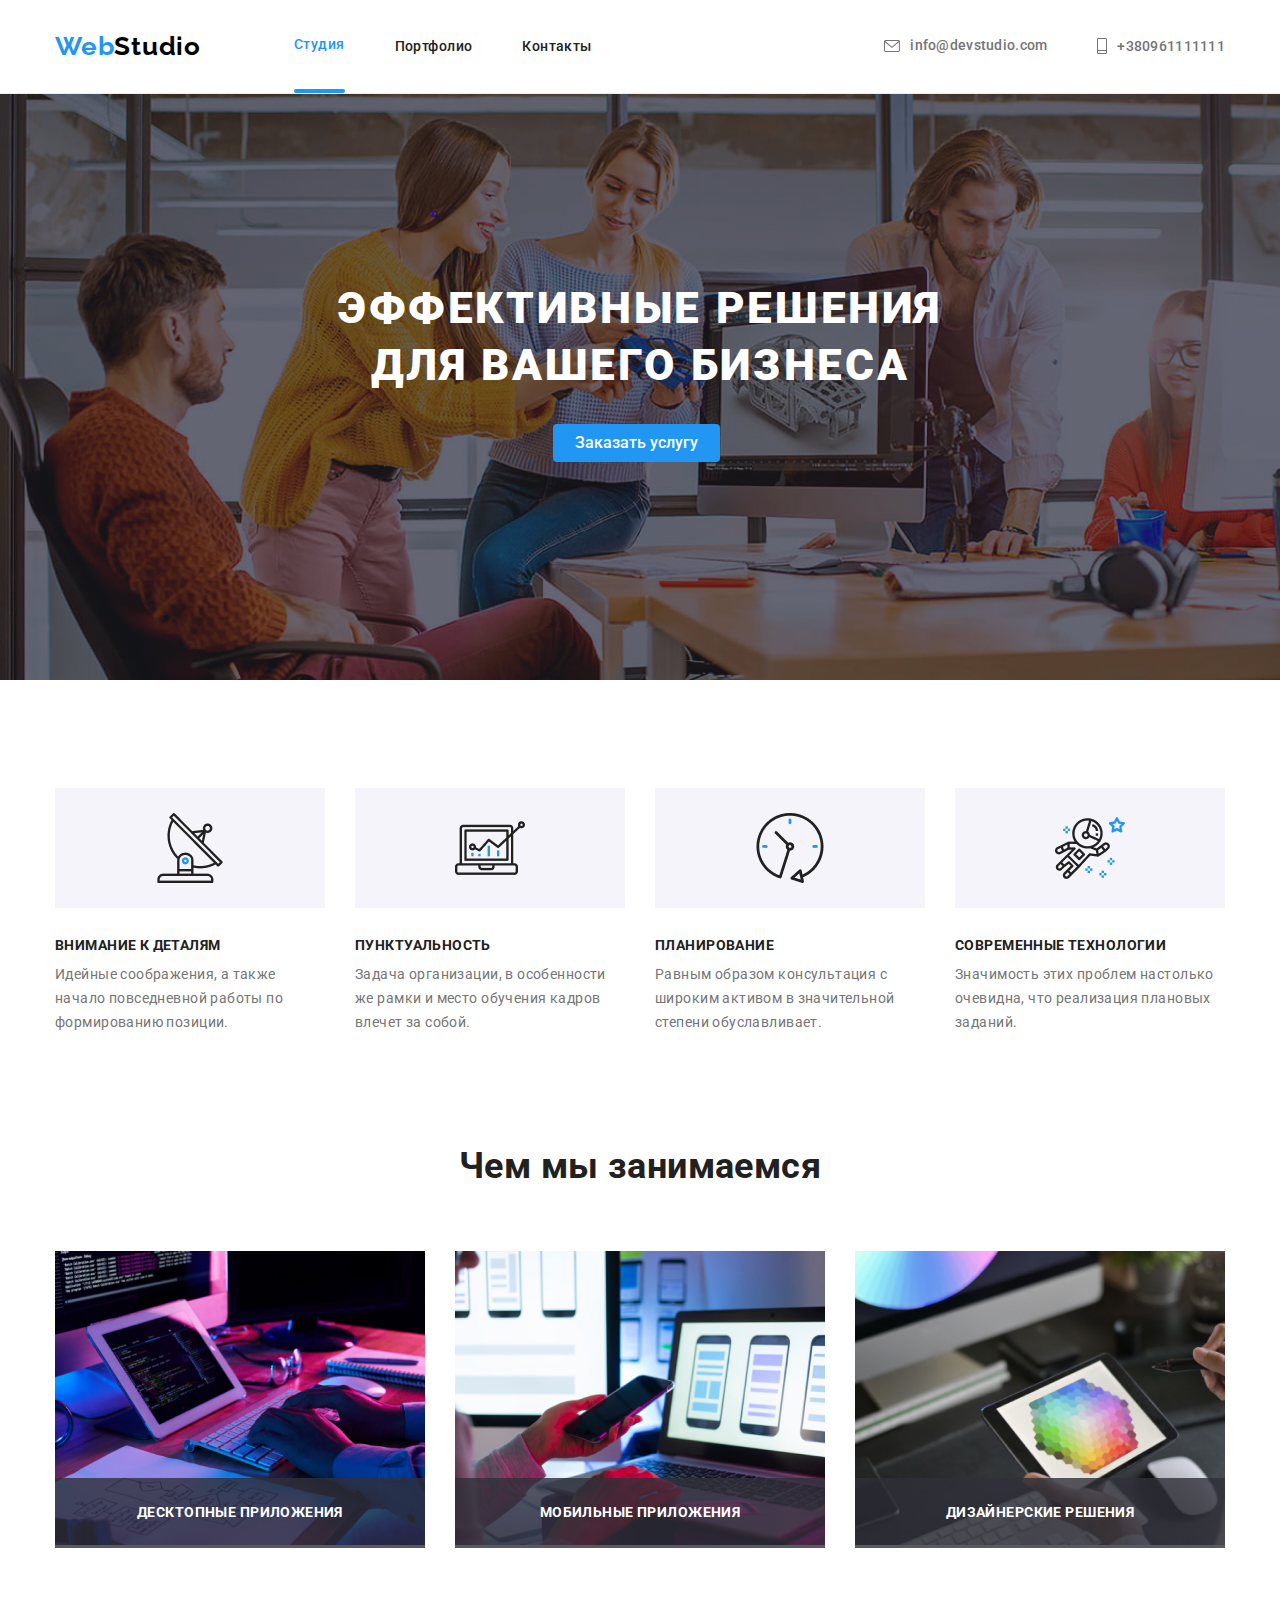
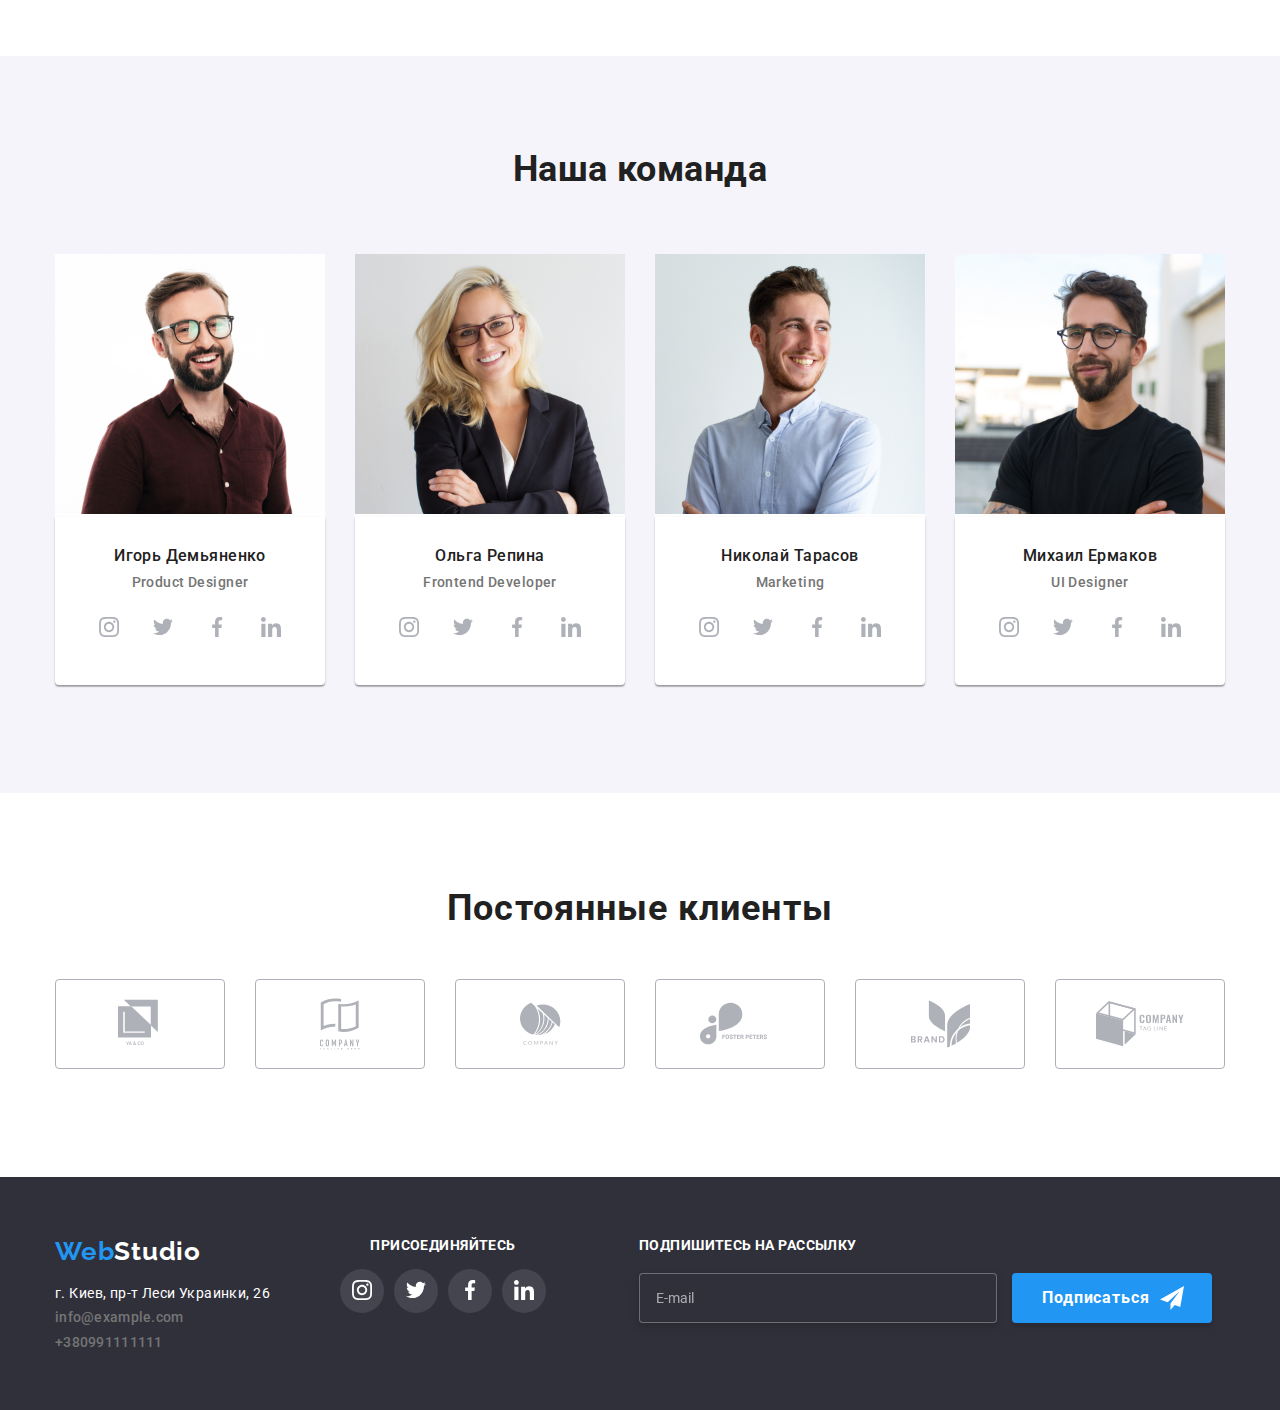
<file: index.html>
<!DOCTYPE html>
<html lang="en">
  <head>
    <meta charset="UTF-8" />
    <meta name="viewport" content="width=device-width, initial-scale=1.0" />
    <title>homwork-6</title>
    <link
      href="https://fonts.googleapis.com/css2?family=Raleway:wght@700&family=Roboto&display=swap"
      rel="stylesheet"
    />
    <link
      href="https://fonts.googleapis.com/css2?family=Raleway:wght@700&display=swap"
      rel="stylesheet"
    />
    <link
      href="https://fonts.googleapis.com/css2?family=Raleway:ital,wght@1,700&family=Roboto:ital,wght@0,500;0,700;0,900;1,400;1,500&display=swap"
      rel="stylesheet"
    />
    <link
      rel="stylesheet"
      href="https://cdnjs.cloudflare.com/ajax/libs/modern-normalize/1.0.0/modern-normalize.min.css"
    />
    <link rel="stylesheet" href="./css/common.css" />
    <link rel="stylesheet" href="./css/main.css" />
  </head>
  <body class="page">
    <header class="page-header">
      <nav class="container main-nav">
        <a href="" class="logo link">Web<span>Studio</span></a>
        <ul class="site-nav list">
          <li class="site-link active"><a class="link current" href="">Студия</a></li>
          <li class="site-link"><a class="link" href="./portfolio.html">Портфолио</a></li>
          <li class="site-link"><a class="link" href="">Контакты</a></li>
        </ul>
        <div class="address-page">
          <address class="wtapper-address">
            <a href="mailto:" class="addres icon-anvelope">
              <svg class="icon-envelope" width="16" height="12">
                <use href="./images/telem-defs.svg#icon-envelope-2"></use>
              </svg>
              info@devstudio.com</a
            >
          </address>
          <address class="wtapper-address">
            <a href="tel:" class="addres icon-smartphone">
              <svg class="icon-smartphon" width="10" height="16">
                <use href="./images/telem-defs.svg#icon-smartphone-1"></use>
              </svg>
              +380961111111</a
            >
          </address>
        </div>
      </nav>
    </header>
    <main>
      <div class="generel center">
        <h1 class="titel titel-generel">
          Эффективные решения<br />
          для вашего бизнеса
        </h1>
        <button class="button primery" data-modal-open>Заказать услугу</button>
      </div>
      <section class="section description">
        <div class="container">
          <ul class="description-list list">
            <li class="description-item icon-antenna">
              <h3 class="titel description-titel">Внимание к деталям</h3>
              <p class="text description-text">
                Идейные соображения, а также начало повседневной работы по
                формированию позиции.
              </p>
            </li>
            <li class="description-item icon-diagram">
              <h3 class="titel description-titel">Пунктуальность</h3>
              <p class="text description-text">
                Задача организации, в особенности же рамки и место обучения
                кадров влечет за собой.
              </p>
            </li>
            <li class="description-item icon-clock">
              <h3 class="titel description-titel">Планирование</h3>
              <p class="text description-text">
                Равным образом консультация с широким активом в значительной
                степени обуславливает.
              </p>
            </li>
            <li class="description-item icon-astronaut">
              <h3 class="titel description-titel">Современные технологии</h3>
              <p class="text description-text">
                Значимость этих проблем настолько очевидна, что реализация
                плановых заданий.
              </p>
            </li>
          </ul>
        </div>
           
      </section>
      <section class="section work center">
        <div class="container">
          <h2 class="titel work-titel">Чем мы занимаемся</h2>
          <ul class="work-list list">
            <li class="work-item">
              <img src="./images/about1.png" alt="" width="370" />
              <div class="wrapper-work-text">
              <h3 class="work-text">Десктопные приложения</h3>
              </div>
            </li>

            <li class="work-item">
              <img src="./images/about2.png" alt="" width="370" />
               <div class="wrapper-work-text">
                <h3 class="work-text">Мобильные приложения</h3>
                </div>
            </li>
            <li class="work-item">
              <img src="./images/about3.png" alt="" width="370" />
               <div class="wrapper-work-text">
                <h3 class="work-text">Дизайнерские решения</h3>
                </div>
            </li>
          </ul>
        </div>
      </section>

    </div>

      <section class="section team center">
        <div class="container container-team">
          <h2 class="titel team-titel">Наша команда</h2>
          <ul class="team-our list">
            <li class="team-list">
              <a href="" class="link">
                <img src="./images/team1.jpg" alt="" width="270" />
                <div class="description-team">
                  <p class="team-name text">Игорь Демьяненко</p>
                  <p class="team-position text">Product Designer</p>
                  <ul class="actions list">
                    <li>
                      <button class="icon-button">
                        <svg class="icon-social">
                          <use href="./images/sprite.svg#icon-instagram"></use>
                        </svg>
                      </button>
                    </li>
                    <li>
                      <button class="icon-button">
                        <svg class="icon-social">
                          <use href="./images/sprite.svg#icon-twitter"></use>
                        </svg>
                      </button>
                    </li>
                    <li>
                      <button class="icon-button">
                        <svg class="icon-social">
                          <use href="./images/sprite.svg#icon-facebook"></use>
                        </svg>
                      </button>
                    </li>
                    <li>
                      <button class="icon-button">
                        <svg class="icon-social">
                          <use href="./images/sprite.svg#icon-linkedin"></use>
                        </svg>
                      </button>
                    </li>
                  </ul>
                </div>
              </a>
            </li>
            <li class="team-list">
              <a href="" class="link">
                <img src="./images/team2.jpg" alt="" width="270" />
                <div class="description-team">
                  <p class="team-name text">Ольга Репина</p>
                  <p class="team-position text">Frontend Developer</p>
                  <ul class="actions list">
                    <li>
                      <button class="icon-button">
                        <svg class="icon-social">
                          <use href="./images/sprite.svg#icon-instagram"></use>
                        </svg>
                      </button>
                    </li>
                    <li>
                      <button class="icon-button">
                        <svg class="icon-social">
                          <use href="./images/sprite.svg#icon-twitter"></use>
                        </svg>
                      </button>
                    </li>
                    <li>
                      <button class="icon-button">
                        <svg class="icon-social">
                          <use href="./images/sprite.svg#icon-facebook"></use>
                        </svg>
                      </button>
                    </li>
                    <li>
                      <button class="icon-button">
                        <svg class="icon-social">
                          <use href="./images/sprite.svg#icon-linkedin"></use>
                        </svg>
                      </button>
                    </li>
                  </ul>
                </div>
              </a>
            </li>
            <li class="team-list">
              <a href="" class="link">
                <img src="./images/team3.jpg" alt="" width="270" />
                <div class="description-team">
                  <p class="team-name text">Николай Тарасов</p>
                  <p class="team-position text">Marketing</p>
                  <ul class="actions list">
                    <li>
                      <button class="icon-button">
                        <svg class="icon-social">
                          <use href="./images/sprite.svg#icon-instagram"></use>
                        </svg>
                      </button>
                    </li>
                    <li>
                      <button class="icon-button">
                        <svg class="icon-social">
                          <use href="./images/sprite.svg#icon-twitter"></use>
                        </svg>
                      </button>
                    </li>
                    <li>
                      <button class="icon-button">
                        <svg class="icon-social">
                          <use href="./images/sprite.svg#icon-facebook"></use>
                        </svg>
                      </button>
                    </li>
                    <li>
                      <button class="icon-button">
                        <svg class="icon-social">
                          <use href="./images/sprite.svg#icon-linkedin"></use>
                        </svg>
                      </button>
                    </li>
                  </ul>
                </div>
              </a>
            </li>
            <li class="team-list">
              <a href="" class="link">
                <img src="./images/team4.jpg" alt="" width="270" />
                <div class="description-team">
                  <p class="team-name text">Михаил Ермаков</p>
                  <p class="team-position text">UI Designer</p>
                  <ul class="actions list">
                    <li>
                      <button class="icon-button">
                        <svg class="icon-social">
                          <use href="./images/sprite.svg#icon-instagram"></use>
                        </svg>
                      </button>
                    </li>
                    <li>
                      <button class="icon-button">
                        <svg class="icon-social">
                          <use href="./images/sprite.svg#icon-twitter"></use>
                        </svg>
                      </button>
                    </li>
                    <li>
                      <button class="icon-button">
                        <svg class="icon-social">
                          <use href="./images/sprite.svg#icon-facebook"></use>
                        </svg>
                      </button>
                    </li>
                    <li>
                      <button class="icon-button">
                        <svg class="icon-social">
                          <use href="./images/sprite.svg#icon-linkedin"></use>
                        </svg>
                      </button>
                    </li>
                  </ul>
                </div>
              </a>
            </li>
          </ul>
        </div>
      </section>
      <section class="section clients center">
        <div class="container">
          <h2 class="titel-clients">Постоянные клиенты</h2>
          <ul class="list list-clients">
            <li class="link-clients">
              <a href="" class="logo-1">
                <svg class="svg-clients">
                  <use
                    href="./images/symbol-defs.svg#icon-logo-1"
                    width="44"
                    heidth="49"
                  ></use>
                </svg>
              </a>
            </li>
            <li class="link-clients">
              <a href="" class="logo-2">
                <svg class="svg-clients">
                  <use
                    href="./images/symbol-defs.svg#icon-logo-2-1"
                    width="40"
                    heidth="52"
                  ></use>
                </svg>
              </a>
            </li>
            <li class="link-clients">
              <a href="" class="logo-3">
                <svg class="svg-clients">
                  <use
                    href="./images/symbol-defs.svg#icon-logo-3-1"
                    width="41"
                    heidth="43"
                  ></use>
                </svg>
              </a>
            </li>
            <li class="link-clients">
              <a href="" class="logo-4">
                <svg class="svg-clients">
                  <use
                    href="./images/symbol-defs.svg#icon-logo-4"
                    width="80"
                    heidth="42"
                  ></use>
                </svg>
              </a>
            </li>
            <li class="link-clients">
              <a href="" class="logo-5">
                <svg class="svg-clients">
                  <use
                    href="./images/symbol-defs.svg#icon-logo-5-1"
                    width="59"
                    heidth="47"
                  ></use>
                </svg>
              </a>
            </li>
            <li class="link-clients">
              <a href="" class="logo-6">
                <svg class="svg-clients">
                  <use
                    href="./images/symbol-defs.svg#icon-logo-6"
                    width="88"
                    heidth="45"
                  ></use>
                </svg>
              </a>
            </li>
          </ul>
        </div>
      </section>
    </main>
    <footer class="page-footer">
      <div class="container wrapper-page-footer">
        <div class="footer-section">
          <a href="" class="logo link"> Web<span>Studio</span></a>
          <address class="address">г. Киев, пр-т Леси Украинки, 26</address>
          <address class="addres">
            <a href="mailto:" class="addres link">info@example.com</a>
          </address>
          <address class="addres">
            <a href="tel:" class="addres link">+380991111111</a>
          </address>
        </div>
        <div class="footer-icon">
          <h2 class="footer-titel">Присоединяйтесь</h2>
          <ul class="actions list">
            <li>
              <button class="icon-button icon-button-footer">
                <svg class="icon-social icon-social-footer">
                  <use href="./images/sprite.svg#icon-instagram"></use>
                </svg>
              </button>
            </li>
            <li>
              <button class="icon-button icon-button-footer">
                <svg class="icon-social icon-social-footer">
                  <use href="./images/sprite.svg#icon-twitter"></use>
                </svg>
              </button>
            </li>
            <li>
              <button class="icon-button icon-button-footer">
                <svg class="icon-social icon-social-footer">
                  <use href="./images/sprite.svg#icon-facebook"></use>
                </svg>
              </button>
            </li>
            <li>
              <button class="icon-button icon-button-footer">
                <svg class="icon-social icon-social-footer">
                  <use href="./images/sprite.svg#icon-linkedin"></use>
                </svg>
              </button>
            </li>
          </ul>
        </div>
            <div class="footer-form">
              <form>
                <h2 class="titel-footer-form">Подпишитесь на рассылку</h2>
                       <div class="form-fild-footer">
        <label class="form-label-footer"  for="mail"></label>
        <input class="form-input-footer"  type="email" name="mail" id="mail"  placeholder="E-mail"/>
         <button class="button-subscribe" type="submit">
            <svg class="icon-subscribe">
                  <use href="./images/symbol-send.svg#icon-icon-send-1"></use>
                </svg>Подписаться</button>
        </div>
          
              </form>
            </div>
      </div> 
  
     
    </footer>
       <div class="backdrop is-hidden"  data-modal>
             
        <div class="modal">
          
        <form class="form" autocomplete="on" >
             
                   <button data-modal-close  class="close-btn">
                     <svg class="cross">
                       <use href="./images/symbol-x.svg#icon-Vector-1-1"></use>
                     </svg>
                   </button>

          <h2 class="form-titil">Оставьте свои данные, мы вам перезвоним</h2>

        <div class="form-fild"> 
        <label class="form-label" for="name">Имя</label>
        <input class="form-input"  type="text" name="name" id="name" autofocus/>
        <svg class="form-svg">
                  <use href="./images/symbol-for.svg#icon-profile" width="12px" heigth="12px"></use>
                </svg>
            
        </div>

        <div class="form-fild">
        <label class="form-label"  for="tel">Телефон</label>
        <input class="form-input"  type="text" name="tel" id="tel"/>
         <svg class="form-svg">
                  <use href="./images/symbol-for.svg#icon-tel" width="13px" heigth="13px"></use>
                </svg> 
        </div>

        <div class="form-fild">
        <label class="form-label"  for="mail">Почта</label>
        <input class="form-input"  type="email" name="mail" id="mail"/>
           <svg class="form-svg">
                  <use href="./images/symbol-for.svg#icon-email" width="15px" heigth="12px"></use>
                </svg>
        </div> 

        <div class="form-fild">
        <label class="form-label"  for="comment">Комментарий</label>
        <textarea class="form-textarea"  name="comment"id="comment" placeholder="Введите текст"  ></textarea>
        </div>

        <div class="form-checkbox">
        <label class="label-chackbox"  for="policy">
           <input class="checkbox"  type="checkbox" name="policy" id="policy"/>
              <span class="icon"></span>
          Соглашаюсь с рассылкой и принимаю </label>  
          <a  href="" class="link-form">Условия договора</a>
        </div>
        <div class="btn-submit">

        <button class="button-submit" type="submit">Отправить</button>
        </div>

        </form>
      
                    </div>
              </div>
    <script src="./js/modal.js"></script>
  </body>
</html>
</file>
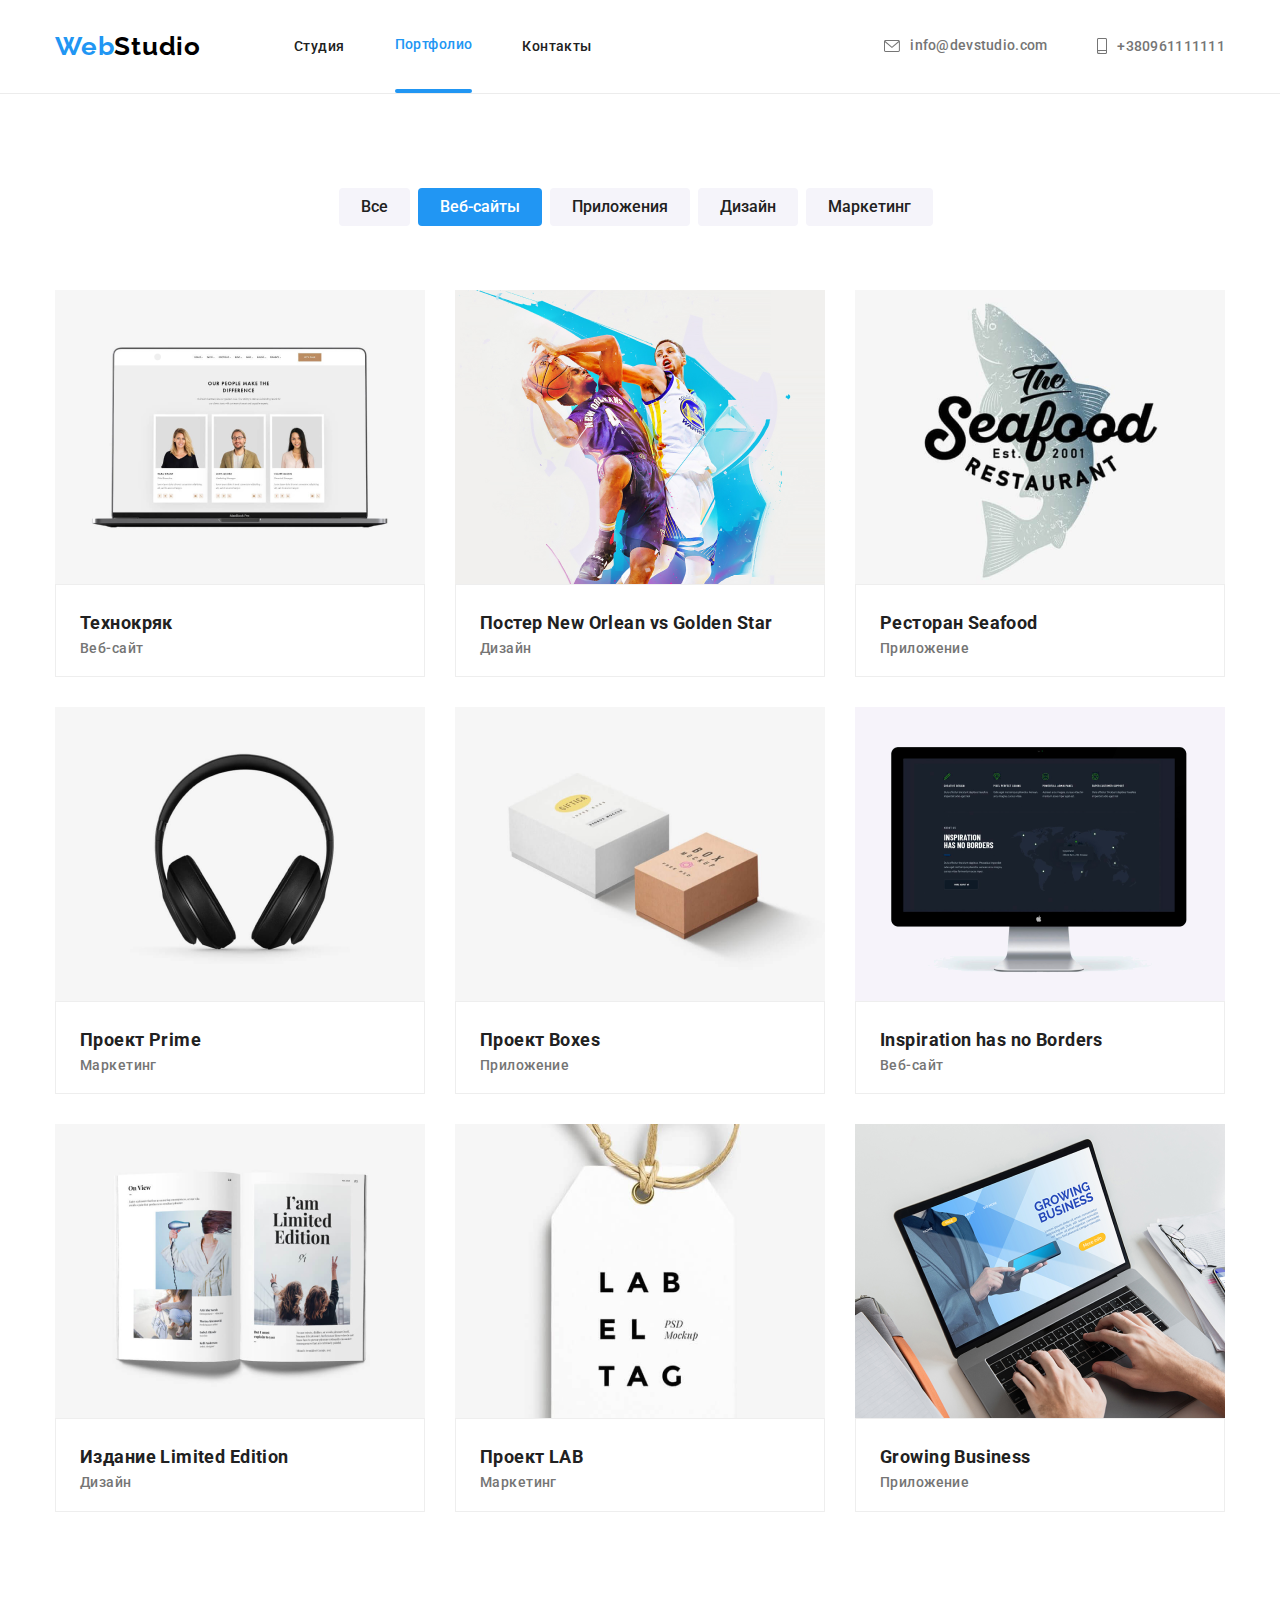
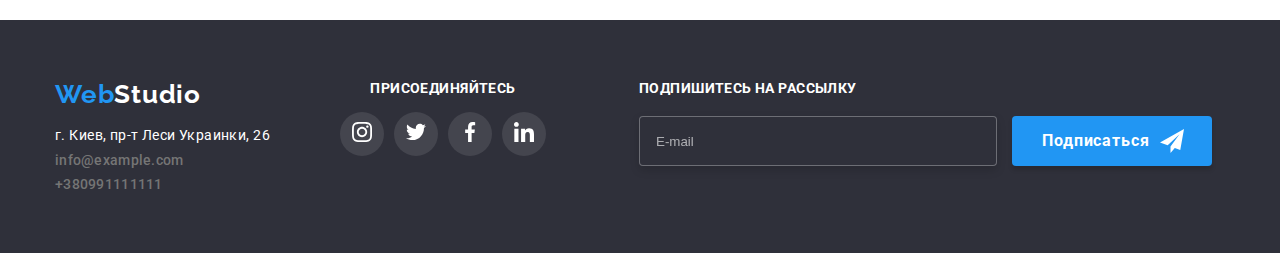
<file: portfolio.html>
<!DOCTYPE html>
<html lang="en">
  <head>
    <meta charset="UTF-8" />
    <meta name="viewport" content="width=device-width, initial-scale=1.0" />
    <title>homwork-5</title>
    <link
      href="https://fonts.googleapis.com/css2?family=Raleway:wght@700&family=Roboto&display=swap"
      rel="stylesheet"
    />
    <link
      href="https://fonts.googleapis.com/css2?family=Raleway:wght@700&display=swap"
      rel="stylesheet"
    />
    <link
      href="https://fonts.googleapis.com/css2?family=Raleway:ital,wght@1,700&family=Roboto:ital,wght@0,500;0,700;0,900;1,400;1,500&display=swap"
      rel="stylesheet"
    />
    <link rel="stylesheet" href="./css/common.css" />
    <link rel="stylesheet" href="./css/main.css" />
  </head>
  <body class="page">
    <header class="page-header">
      <nav class="container main-nav">
        <a href="" class="logo link">Web<span>Studio</span></a>
        <ul class="site-nav list">
          <li class="site-link">
            <a class="link" href="./index.html">Студия</a>
          </li>
          <li class="site-link active">
            <a class="link current" href="">Портфолио</a>
          </li>
          <li class="site-link"><a class="link" href="">Контакты</a></li>
        </ul>
        <div class="address-page">
          <address class="wtapper-address">
            <a href="mailto:" class="addres icon-anvelope">
              <svg class="icon-envelope" width="16" height="12">
                <use href="./images/telem-defs.svg#icon-envelope-2"></use>
              </svg>
              info@devstudio.com</a
            >
          </address>
          <address class="wtapper-address">
            <a href="tel:" class="addres icon-smartphone">
              <svg class="icon-smartphon" width="10" height="16">
                <use href="./images/telem-defs.svg#icon-smartphone-1"></use>
              </svg>
              +380961111111</a
            >
          </address>
        </div>
      </nav>
    </header>
    <main>
      <section class="section portfolio">
        <div class="container">
          <ul class="list iist-button center">
            <li class="button-item"><button class="button">Все</button></li>
            <li class="button-item">
              <button class="button primery">Веб-сайты</button>
            </li>
            <li class="button-item">
              <button class="button">Приложения</button>
            </li>
            <li class="button-item"><button class="button">Дизайн</button></li>
            <li class="button-item">
              <button class="button">Маркетинг</button>
            </li>
          </ul>
          <div class="container-portfolio">
            <ul class="list list-portfolio">
              <li class="product">
                <a href="#" class="link">
                  <div class="product-thumb">
                    <img
                      class="card-img"
                      src="./images/portfolio/portfolio1.png"
                      alt=""
                      width="370"
                    />
                    <div class="prodect-overlay">
                      <p class="product-text">
                        Технокряк это современная площадка распространения
                        коронавируса. Компании используют эту платформу для
                        цифрового шпионажа и атак на защищённые сервера
                        конкурентов.
                      </p>
                    </div>
                  </div>

                  <div class="description-portfolio">
                    <h3 class="titel portfolio-titel">Технокряк</h3>
                    <p class="text">Веб-сайт</p>
                  </div>
                </a>
              </li>
              <li class="product">
                <a href="#" class="link">
                  <div class="product-thumb">
                    <img
                      class="card-img"
                      src="./images/portfolio/portfolio2.png"
                      alt=""
                      width="370"
                    />
                    <div class="prodect-overlay">
                      <p class="product-text">
                        Технокряк это современная площадка распространения
                        коронавируса. Компании используют эту платформу для
                        цифрового шпионажа и атак на защищённые сервера
                        конкурентов.
                      </p>
                    </div>
                  </div>
                  <div class="description-portfolio">
                    <h3 class="titel portfolio-titel">
                      Постер New Orlean vs Golden Star
                    </h3>
                    <p class="text">Дизайн</p>
                  </div>
                </a>
              </li>
              <li class="product">
                <a href="#" class="link">
                  <div class="product-thumb">
                    <img
                      class="card-img"
                      src="./images/portfolio/portfolio3.png"
                      alt=""
                      width="370"
                    />
                    <div class="prodect-overlay">
                      <p class="product-text">
                        Технокряк это современная площадка распространения
                        коронавируса. Компании используют эту платформу для
                        цифрового шпионажа и атак на защищённые сервера
                        конкурентов.
                      </p>
                    </div>
                  </div>
                  <div class="description-portfolio">
                    <h3 class="titel portfolio-titel">Ресторан Seafood</h3>
                    <p class="text">Приложение</p>
                  </div>
                </a>
              </li>
              <li class="product">
                <a href="#" class="link">
                  <div class="product-thumb">
                    <img
                      class="card-img"
                      src="./images/portfolio/portfolio4.png"
                      alt=""
                      width="370"
                    />
                    <div class="prodect-overlay">
                      <p class="product-text">
                        Технокряк это современная площадка распространения
                        коронавируса. Компании используют эту платформу для
                        цифрового шпионажа и атак на защищённые сервера
                        конкурентов.
                      </p>
                    </div>
                  </div>
                  <div class="description-portfolio">
                    <h3 class="titel portfolio-titel">Проект Prime</h3>
                    <p class="text">Маркетинг</p>
                  </div>
                </a>
              </li>
              <li class="product">
                <a href="#" class="link">
                  <div class="product-thumb">
                    <img
                      class="card-img"
                      src="./images/portfolio/portfolio5.png"
                      alt=""
                      width="370"
                    />
                    <div class="prodect-overlay">
                      <p class="product-text">
                        Технокряк это современная площадка распространения
                        коронавируса. Компании используют эту платформу для
                        цифрового шпионажа и атак на защищённые сервера
                        конкурентов.
                      </p>
                    </div>
                  </div>
                  <div class="description-portfolio">
                    <h3 class="titel portfolio-titel">Проект Boxes</h3>
                    <p class="text">Приложение</p>
                  </div>
                </a>
              </li>
              <li class="product">
                <a href="#" class="link">
                  <div class="product-thumb">
                    <img
                      class="card-img"
                      src="./images/portfolio/portfolio6.png"
                      alt=""
                      width="370"
                    />
                    <div class="prodect-overlay">
                      <p class="product-text">
                        Технокряк это современная площадка распространения
                        коронавируса. Компании используют эту платформу для
                        цифрового шпионажа и атак на защищённые сервера
                        конкурентов.
                      </p>
                    </div>
                  </div>
                  <div class="description-portfolio">
                    <h3 class="titel portfolio-titel">
                      Inspiration has no Borders
                    </h3>
                    <p class="text">Веб-сайт</p>
                  </div>
                </a>
              </li>
              <li class="product">
                <a href="#" class="link">
                  <div class="product-thumb">
                    <img
                      class="card-img"
                      src="./images/portfolio/portfolio7.png"
                      alt=""
                      width="370"
                    />
                    <div class="prodect-overlay">
                      <p class="product-text">
                        Технокряк это современная площадка распространения
                        коронавируса. Компании используют эту платформу для
                        цифрового шпионажа и атак на защищённые сервера
                        конкурентов.
                      </p>
                    </div>
                  </div>
                  <div class="description-portfolio">
                    <h3 class="titel portfolio-titel">
                      Издание Limited Edition
                    </h3>
                    <p class="text">Дизайн</p>
                  </div>
                </a>
              </li>
              <li class="product">
                <a href="#" class="link">
                  <div class="product-thumb">
                    <img
                      class="card-img"
                      src="./images/portfolio/portfolio8.png"
                      alt=""
                      width="370"
                    />
                    <div class="prodect-overlay">
                      <p class="product-text">
                        Технокряк это современная площадка распространения
                        коронавируса. Компании используют эту платформу для
                        цифрового шпионажа и атак на защищённые сервера
                        конкурентов.
                      </p>
                    </div>
                  </div>
                  <div class="description-portfolio">
                    <h3 class="titel portfolio-titel">Проект LAB</h3>
                    <p class="text">Маркетинг</p>
                  </div>
                </a>
              </li>
              <li class="product">
                <a href="#" class="link">
                  <div class="product-thumb">
                    <img
                      class="card-img"
                      src="./images/portfolio/portfolio9.png"
                      alt=""
                      width="370"
                    />
                    <div class="prodect-overlay">
                      <p class="product-text">
                        Технокряк это современная площадка распространения
                        коронавируса. Компании используют эту платформу для
                        цифрового шпионажа и атак на защищённые сервера
                        конкурентов.
                      </p>
                    </div>
                  </div>
                  <div class="description-portfolio">
                    <h3 class="titel portfolio-titel">Growing Business</h3>
                    <p class="text">Приложение</p>
                  </div>
                </a>
              </li>
            </ul>
          </div>
        </div>
      </section>
    </main>
    <footer class="page-footer">
      <div class="container wrapper-page-footer">
        <div class="footer-section">
          <a href="" class="logo link"> Web<span>Studio</span></a>
          <address class="address">г. Киев, пр-т Леси Украинки, 26</address>
          <address class="addres">
            <a href="mailto:" class="addres link">info@example.com</a>
          </address>
          <address class="addres">
            <a href="tel:" class="addres link">+380991111111</a>
          </address>
        </div>
        <div class="footer-icon">
          <h2 class="footer-titel">Присоединяйтесь</h2>
          <ul class="actions list">
            <li>
              <button class="icon-button icon-button-footer">
                <svg class="icon-social icon-social-footer">
                  <use href="./images/sprite.svg#icon-instagram"></use>
                </svg>
              </button>
            </li>
            <li>
              <button class="icon-button icon-button-footer">
                <svg class="icon-social icon-social-footer">
                  <use href="./images/sprite.svg#icon-twitter"></use>
                </svg>
              </button>
            </li>
            <li>
              <button class="icon-button icon-button-footer">
                <svg class="icon-social icon-social-footer">
                  <use href="./images/sprite.svg#icon-facebook"></use>
                </svg>
              </button>
            </li>
            <li>
              <button class="icon-button icon-button-footer">
                <svg class="icon-social icon-social-footer">
                  <use href="./images/sprite.svg#icon-linkedin"></use>
                </svg>
              </button>
            </li>
          </ul>
        </div>
        <div class="footer-form">
          <form>
            <h2 class="titel-footer-form">Подпишитесь на рассылку</h2>
            <div class="form-fild-footer">
              <label class="form-label-footer" for="mail"></label>
              <input
                class="form-input-footer"
                type="email"
                name="mail"
                id="mail"
                placeholder="E-mail"
              />
              <button class="button-subscribe" type="submit">
                <svg class="icon-subscribe">
                  <use
                    href="./images/symbol-send.svg#icon-icon-send-1"
                  ></use></svg
                >Подписаться
              </button>
            </div>
          </form>
        </div>
      </div>
    </footer>
  </body>
</html>
</file>
<file: css/common.css>
/* site nav */
.site-nav {
  margin: 0;
}
.site-nav a {
  color: var(--titel-text-color);
}
.site-nav a:hover,
.site-nav a:focus {
  color: var(--accent-color);
}
.site-nav .link.current {
  color: var(--accent-color);
}

.main-nav {
  display: flex;
  align-items: center;
  padding: 32px 0px;
}
.site-nav {
  align-items: center;
  margin-left: 93px;
}
.site-nav li:not(:last-child) {
  margin-right: 50px;
}

.active::after {
  position: relative;
  content: "";
  display: block;
  width: 100%;
  height: 4px;
  left: 0;
  bottom: -37px;
  background-color: var(--accent-color);
  border-radius: 2px;
  opacity: 1;
  transition: opacity 250ms cubic-bezier(0.4, 0, 0.2, 1);
}

.address-page {
  display: flex;
  margin-left: auto;
}
.address-page :not(:last-child) {
  margin-right: 50px;
}

/* заголовки */
.titel {
  color: var(--titel-text-color);
  font-family: Roboto;
  font-weight: bold;
  font-size: 36px;
  line-height: 1.1;
  margin: 0 auto;
}

.titel-generel {
  color: var(--primary-wight-color);
  font-size: 44px;
  line-height: 1.3;
  text-align: center;
  text-transform: uppercase;
  font-weight: 900;
  letter-spacing: 0.06em;
  margin-bottom: 30px;
}
.description-titel {
  font-size: 14px;
  line-height: 1.1;
  text-transform: uppercase;
  letter-spacing: 0.03em;
}
.portfolio-titel {
  font-size: 18px;
  line-height: 2;
}

/* секция generel */
.generel {
  /* display: flex;
  flex-wrap: wrap;*/
  align-items: center;
  background: linear-gradient(
      to right,
      rgba(47, 48, 58, 0.4),
      rgba(47, 48, 58, 0.4)
    ),
    url("./../images/generel.jpg");
  max-width: 1600px;
  height: 600px;
  padding: 200px 0px;
}

/* модальное окно */

.backdrop {
  position: fixed;
  top: 0;
  left: 0;
  width: 100%;
  height: 100%;
  background: rgba(0, 0, 0, 0.2);
  opacity: 1;
  transition: opacity 250ms cubic-bezier(0.4, 0, 0.2, 1);
  z-index: 2;
}
.is-hidden {
  opacity: 0;
  pointer-events: none;
}

.modal {
  position: absolute;
  top: 50%;
  left: 50%;
  transform: translate(-50%, -50%);
  width: 528px;
  height: 581px;
  background: #ffffff;
  box-shadow: 0px 1px 3px rgba(0, 0, 0, 0.12), 0px 1px 1px rgba(0, 0, 0, 0.14),
    0px 2px 1px rgba(0, 0, 0, 0.2);
  border-radius: 4px;
}
.close-btn {
  position: absolute;
  right: 0;
  box-sizing: border-box;
  background: #ffffff;
  border: 1px solid rgba(0, 0, 0, 0.1);
  width: 30px;
  height: 30px;
  border-radius: 50%;
  margin-top: 8px;
  margin-right: 8px;
}
.cross {
  width: 11px;
  height: 11px;
}
.close-btn:hover {
  fill: var(--accent-color);
}
/* форма */
textarea {
  resize: none;
  width: 448px;
  height: 120px;
}
.form {
  position: absolute;
  width: 100%;
  height: 100%;
  background: #ffffff;
  box-shadow: 0px 1px 3px rgba(0, 0, 0, 0.12), 0px 1px 1px rgba(0, 0, 0, 0.14),
    0px 2px 1px rgba(0, 0, 0, 0.2);
  border-radius: 4px;
  padding: 0px 40px 0px 40px;
}
.form-titil {
  font-family: Roboto;
  font-style: normal;
  font-weight: bold;
  font-size: 20px;
  line-height: 1.15;
  text-align: center;
  letter-spacing: 0.03em;
  margin-top: 40px;
  margin-bottom: 12px;
  color: #212121;
}
.form-fild {
  padding-bottom: 10px;
  display: flex;
  flex-direction: column;
  position: relative;
}
.form-input:focus-within > .form-svg {
  border: 11px solid var(--accent-color);
}
.form-label {
  margin-bottom: 4px;
}

.form-input {
  margin: 0;
  padding: 12px 0px 12px 42px;

  border: 1px solid rgba(33, 33, 33, 0.2);
  box-sizing: border-box;
  border-radius: 4px;
  outline: none;
}
.form-input:focus {
  border-color: var(--accent-color);
}
.form-input:focus + .form-svg {
  fill: var(--accent-color);
}

.form-checkbox {
  margin-top: 25px;
  display: flex;
  justify-content: space-between;
}
.checkbox {
  -webkin-appearance: none;
  -moz-appearance: none;
  appearance: none;
  position: absolute;
}

.icon {
  display: inline-block;
  width: 16px;
  height: 15px;

  background: #ffffff;
  box-shadow: 0px 1px 3px rgba(0, 0, 0, 0.12), 0px 1px 1px rgba(0, 0, 0, 0.14),
    0px 2px 1px rgba(0, 0, 0, 0.2);
  border-radius: 4px;
}

.checkbox:checked + .icon {
  background: var(--accent-color);
  background-image: url(../images/svg/check-mark.svg);
  background-size: contain;
  background-repeat: no-repeat;
  border-radius: 2px;
}

.form-textarea {
  padding: 12px 16px;
  border: 1px solid rgba(33, 33, 33, 0.2);
  box-sizing: border-box;
  border-radius: 4px;

  outline: none;
}
.form-textarea:focus {
  border-color: var(--accent-color);
}
.form-textarea::placeholder {
  color: rgba(117, 117, 117, 0.5);
  font-family: Roboto;
  font-style: normal;
  font-weight: normal;
  font-size: 14px;
  line-height: 1.1;
  letter-spacing: 0.01em;
}

.form-svg {
  position: absolute;
  top: 55%;
  left: 15px;
  transform: translateY(-50%);

  width: 18px;
  height: 18px;
}

.button-submit {
  width: 200px;
  height: 50px;
  border: none;
  background: #2196f3;
  box-shadow: 0px 4px 4px rgba(0, 0, 0, 0.15);
  border-radius: 4px;

  font-family: Roboto;
  font-style: normal;
  font-weight: bold;
  font-size: 16px;
  line-height: 1.8;
  letter-spacing: 0.06em;
  color: #ffffff;
  margin-top: 30px;
  margin-bottom: 40px;
}
.btn-submit {
  display: flex;
  justify-content: center;
}
.link-form {
  display: flex;
  color: var(--accent-color);
}

/* секция  description */
.description-text {
  line-height: 1.7;
}
.description {
  padding-top: 94px;
}
.description-item p {
  width: 270px;
  height: 75px;
  margin-top: 10px;
}
.description-item:not(:last-child) {
  margin-right: 30px;
}
.description-item::before {
  display: block;
  content: "";
  background-color: rgba(245, 244, 250, 1);
  height: 120px;
  margin-bottom: 30px;
  background-repeat: no-repeat;
  background-position: center;
}
.icon-antenna::before {
  background-image: url(../images/svg/antenna\ 1.png);
}
.icon-clock::before {
  background-image: url(../images/svg/clock\ 1.png);
}
.icon-diagram::before {
  background-image: url(../images/svg/diagram\ 1.png);
}
.icon-astronaut::before {
  background-image: url(../images/svg/astronaut\ 1.png);
}
/* секция work */
.work {
  padding-top: 95px;
  padding-bottom: 94px;
}
.work-item {
  position: relative;
  margin-top: 50px;
}
.work-item:not(:last-child) {
  margin-right: 30px;
}
.wrapper-work-text {
  position: absolute;
  width: 100%;
  height: 70px;
  bottom: 0;
  left: 0;
  background: rgba(47, 48, 58, 0.8);
}

.work-text {
  position: absolute;
  width: 100%;
  margin: 0;
  padding: 27px 0px 27px 0px;
  font-family: Roboto;
  font-style: normal;
  font-weight: bold;
  font-size: 14px;
  line-height: 1.1;
  text-align: center;
  letter-spacing: 0.03em;
  text-transform: uppercase;
  color: #ffffff;
}

/* секция team */
.team {
  background: var(--primary-button-color);
  padding-top: 94px;
  padding-bottom: 94px;
}
.team-name.text {
  color: var(--titel-text-color);
  font-weight: 500;
  font-size: 16px;
}
.team-list:not(:last-child) {
  margin-right: 30px;
}

.team-our {
  display: flex;
}

.team-list {
  margin-top: 50px;
  background-color: var(--primary-wight-color);
}
.description-team {
  width: 270px;
  height: 168px;
  padding: 30px 0px;
  box-shadow: 0px 1px 3px rgba(0, 0, 0, 0.12), 0px 1px 1px rgba(0, 0, 0, 0.14),
    0px 2px 1px rgba(0, 0, 0, 0.2);
  border-radius: 0px 0px 4px 4px;
}

.description-team .team-name {
  margin-bottom: 10px;
}
/*секции на страничке portfolio */
.portfolio {
  padding-top: 94px;
  padding-bottom: 94px;
}
.iist-button {
  display: flex;
  justify-content: center;
}
.button {
  margin-right: 8px;
}
.button-item {
  padding-bottom: 50px;
}
.button:not(:nth-last-child) {
  margin-right: o;
}
.list-portfolio {
  display: flex;
  flex-wrap: wrap;
}
.list-portfolio li {
  display: flex;
  width: 370px;
}
.list-portfolio li:hover {
  box-shadow: 0px 1px 1px rgba(0, 0, 0, 0.12), 0px 4px 4px rgba(0, 0, 0, 0.06),
    1px 4px 6px rgba(0, 0, 0, 0.16);
}

.list-portfolio li:not(:nth-child(3n)) {
  margin-right: 30px;
}
.list-portfolio li:not(:nth-last-child(-n + 3)) {
  margin-bottom: 30px;
}
.description-portfolio {
  border: 1px solid #eeeeee;
  box-sizing: border-box;
  padding: 20px 24px;
}
/* Ховер на иконки портфолио */

.product-text {
  position: absolute;
  display: flex;
  top: 50%;
  left: 50%;
  transform: translate(-50%, -50%);
  color: var(--primary-wight-color);
  margin: 0;
  width: 322px;
  height: 168px;
  font-family: Roboto;
  font-weight: normal;
  font-size: 18px;
  line-height: 1.5;
  letter-spacing: 0.03em;
}

.product-thumb {
  position: relative;
  overflow: hidden;
}
.prodect-overlay {
  position: absolute;
  top: 0;
  left: 0;
  width: 100%;
  height: 100%;
  background-color: rgba(33, 150, 243, 0.9);
  transform: translateY(100%);
  transition: transform 250ms cubic-bezier(0.4, 0, 0.2, 1);
}

.product:hover .prodect-overlay {
  transform: translateY(0);
}

/* кнопки */
.button {
  color: var(--titel-text-color);
  background-color: var(--primary-button-color);
  font-family: inherit;
  padding: 6px 22px;
  border-radius: 4px;
  border: none;
  font-family: Roboto;
  font-style: normal;
  font-weight: 500;
  font-size: 16px;
  line-height: 1.6;
  transition: background-color 250ms cubic-bezier(0.4, 0, 0.2, 1);
}
.button.primery {
  background-color: var(--accent-color);
  color: var(--primary-wight-color);
  padding: 6px 22px;
}

.button:hover,
.button:focus {
  background-color: var(--accent-color);
  color: var(--primary-wight-color);
}

/* футер */
.page-footer {
  background-color: #2f303a;
  padding: 60px 0px;
}
.wrapper-page-footer {
  display: flex;
}
.footer-section {
  margin-right: 70px;
}
.footer-icon {
  display: block;
  margin: 0;
  margin-right: 93px;
}

/* фурер заголовок */
.footer-titel {
  font-family: Roboto;
  font-style: normal;
  font-weight: bold;
  font-size: 14px;
  line-height: 16px;
  letter-spacing: 0.03em;
  text-transform: uppercase;
  color: #ffffff;
  text-align: center;
  margin: 0;
}
/* футер форма  */
.footer-form {
  display: flex;
}
.titel-footer-form {
  font-family: Roboto;
  font-style: normal;
  font-weight: bold;
  font-size: 14px;
  line-height: 16px;
  letter-spacing: 0.03em;
  text-transform: uppercase;

  color: #ffffff;
  margin: 0;
  margin-bottom: 20px;
}
.form-input-footer {
  width: 358px;
  height: 50px;

  border: 1px solid rgba(255, 255, 255, 0.3);
  box-sizing: border-box;
  filter: drop-shadow(0px 4px 4px rgba(0, 0, 0, 0.15));
  border-radius: 4px;
  padding: 15px 0px 15px 16px;
  margin-right: 12px;
  background: #2f303a;
  color: rgba(255, 255, 255, 0.6);
}
input[type="email"]::placeholder {
  color: rgba(255, 255, 255, 0.6);
}
.button-subscribe {
  width: 200px;
  height: 50px;
  border: none;
  background: #2196f3;
  box-shadow: 0px 4px 4px rgba(0, 0, 0, 0.15);
  border-radius: 4px;

  font-family: Roboto;
  font-style: normal;
  font-weight: bold;
  font-size: 16px;
  line-height: 30px;
  letter-spacing: 0.06em;
  color: #ffffff;
  padding: 10px 62px 10px 29px;
  position: relative;
}
.icon-subscribe {
  position: absolute;
  width: 24px;
  height: 24px;
  top: 13px;
  right: 28px;
}
/*address адрес */
.addres {
  color: var(--primary-text-color);
  font-family: Roboto;
  font-weight: 500;
  font-style: normal;
  letter-spacing: 0.02em;
  line-height: 1.1;
}
.icon-anvelope {
  display: flex;
  text-decoration: none;
  align-items: center;
}
.icon-envelope {
  margin-right: 10px;
  fill: var(--primary-text-color);
}
.icon-envelope:hover {
  fill: var(--accent-color);
}
.icon-smartphone {
  display: flex;
  text-decoration: none;
  align-items: center;
}
.icon-smartphon {
  margin-right: 10px;
  fill: var(--primary-text-color);
}
.wtapper-address a {
  transition: color 250ms cubic-bezier(0.4, 0, 0.2, 1);
}
.wtapper-address:hover a {
  color: var(--accent-color);
}
.wtapper-address:hover svg {
  fill: var(--accent-color);
}
.address {
  color: var(--primary-wight-color);
  font-style: normal;
  margin-top: 20px;
}
.page-footer .addres {
  margin-top: 9px;
}
/* оформление иконок инстаграм,фейсбук, твитер, линкиндын */
.actions {
  display: flex;
  justify-content: center;
  margin: 0;
  padding: 0;
  margin-top: 16px;
}

.actions li:not(:last-child) {
  margin-right: 10px;
}

.icon-button {
  display: block;
  border: none;
  width: 44px;
  height: 44px;
  border-radius: 50%;
  background-color: transparent;
  transition: background-color 250ms cubic-bezier(0.4, 0, 0.2, 1);
}

.icon-button:hover,
.icon-button:focus {
  background-color: var(--accent-color);
}
.icon-social {
  fill: var(--piimary-icon-color);
  width: 20px;
  height: 20px;
}
.icon-button:hover svg,
.icon-button:focus svg {
  fill: var(--primary-wight-color);
}
.icon-social-footer {
  fill: var(--primary-wight-color);
}
.icon-button-footer {
  background: rgba(255, 255, 255, 0.1);
}

/* сукция clients */
.clients {
  padding-top: 94px;
  padding-bottom: 94px;
}
.titel-clients {
  font-family: Roboto;
  font-style: normal;
  font-weight: bold;
  font-size: 36px;
  line-height: 42px;
  text-align: center;
  letter-spacing: 0.03em;
  color: #212121;
  margin: 0;
  margin-bottom: 50px;
}
.list-clients {
  display: flex;
  justify-content: center;
}
.list-clients li {
  display: flex;
  justify-content: center;
  width: 170px;
  height: 90px;
  border: 1px solid #afb1b8;
  box-sizing: border-box;
  border-radius: 4px;
  transition: fill 250ms cubic-bezier(0.4, 0, 0.2, 1);
}

.list-clients li:not(:last-child) {
  margin-right: 30px;
}

.list-clients li:hover,
.list-clients li:focus {
  border: 1px solid #2196f3;
}
.link-clients:hover svg,
.link-clients:focus svg {
  fill: #2196f3;
}

.svg-clients {
  fill: #afb1b8;
}

/* Оформление иконок logo clients */
.logo-1 {
  display: flex;
  width: 44px;
}
.logo-2 {
  display: flex;
  width: 40px;
}
.logo-3 {
  display: flex;
  width: 41px;
}
.logo-4 {
  display: flex;
  width: 80px;
}
.logo-5 {
  display: flex;
  width: 59px;
}
.logo-6 {
  display: flex;
  width: 88px;
}
</file>
<file: css/main.css>
:root {
  --primary-text-color: #757575;
  --titel-text-color: #212121;
  --accent-color: #2196f3;
  --primary-wight-color: #ffffff;
  --primary-button-color: #f5f4fa;
  --piimary-icon-color: #afb1b8;
}

/*цвет основного текста background: #757575;*/

/*цвет вторичного текста background: #212121;*/

/*белый цвет background: #ffffff;*/

/*акцент background: #2196F3;*/
/* первый вторичный цвет фона background: #2F303A; 
 */
/* второй вторичный цвет фона background: #F5F4FA; */
/* основной цвет букв для социальных сетей  background:  #afb1b8;*/

.page {
  color: var(--primary-text-color);
  background-color: var(--primary-wight-color);
  font-size: 14px;
  font-family: Roboto;
  font-weight: 400;
  line-height: 1.1;
  letter-spacing: 0.03em;
  padding-top: 80px;
}

.text {
  color: var(--primary-text-color);
}

html {
  box-sizing: border-box;
}
*,
*::before,
*::after {
  box-sizing: inherit;
}
body {
  margin: 0 auto;
}
/* контейнер */
.container {
  width: 1200px;
  margin-left: auto;
  margin-right: auto;
  padding-left: 15px;
  padding-right: 15px;
}

/* основные цвета сайта header foote content-team*/
.page-header {
  border-bottom: 1px solid #ececec;
  position: fixed;
  width: 100%;
  top: 0;
  left: 0;
  z-index: 1;

  background: #ffffff;
}
.page-header span {
  color: black;
}
.page-footer span {
  color: #ffffff;
}

/* цунтрирование элементов */
.center {
  text-align: center;
}
/* сброс стилей  */
.list {
  list-style: none;
  padding: 0;
  display: flex;
}
.link {
  text-decoration: none;
  font-weight: 500;
  display: block;
}
.logo {
  color: var(--accent-color);
  font-family: Raleway;
  font-weight: 700;
  font-size: 26px;
  line-height: 1.1;
  letter-spacing: 0.03em;
  font-style: normal;
}
.text {
  margin: 0 auto;
}
.card-img {
  display: block;
}
</file>
